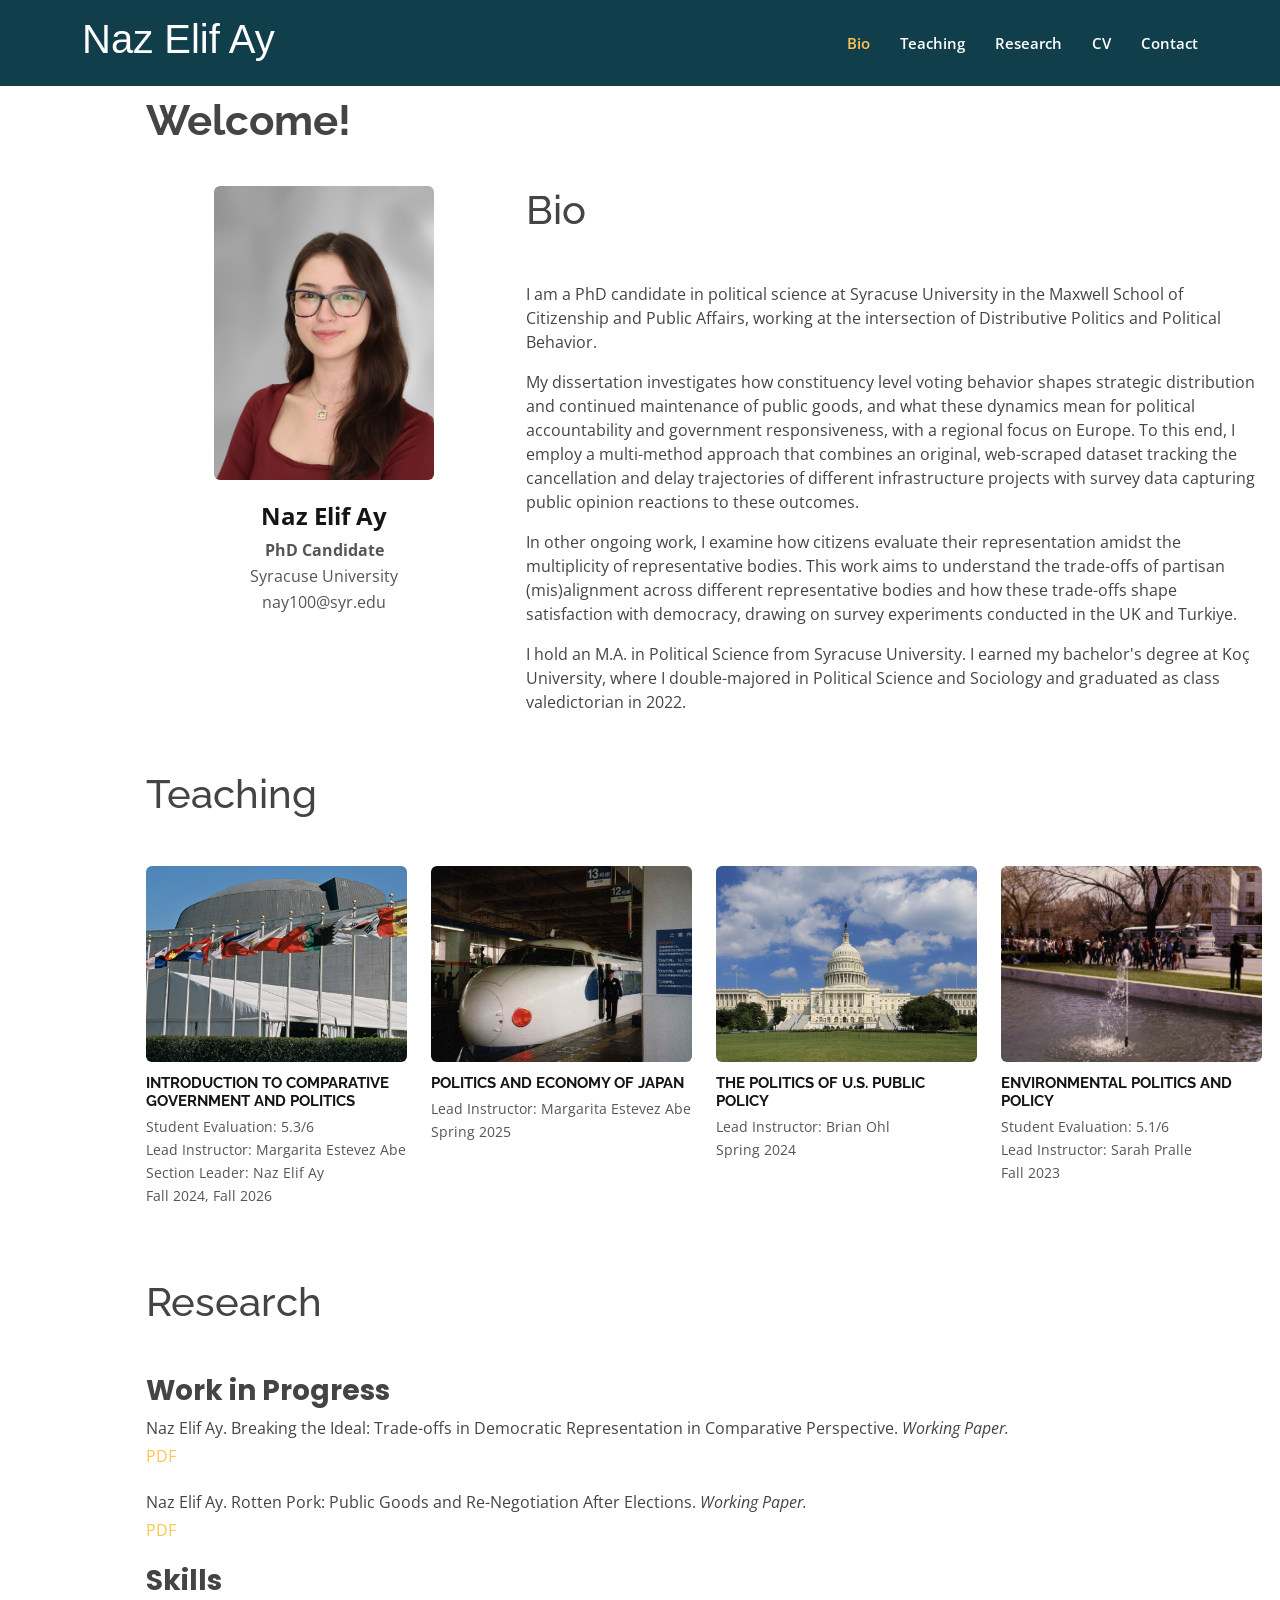
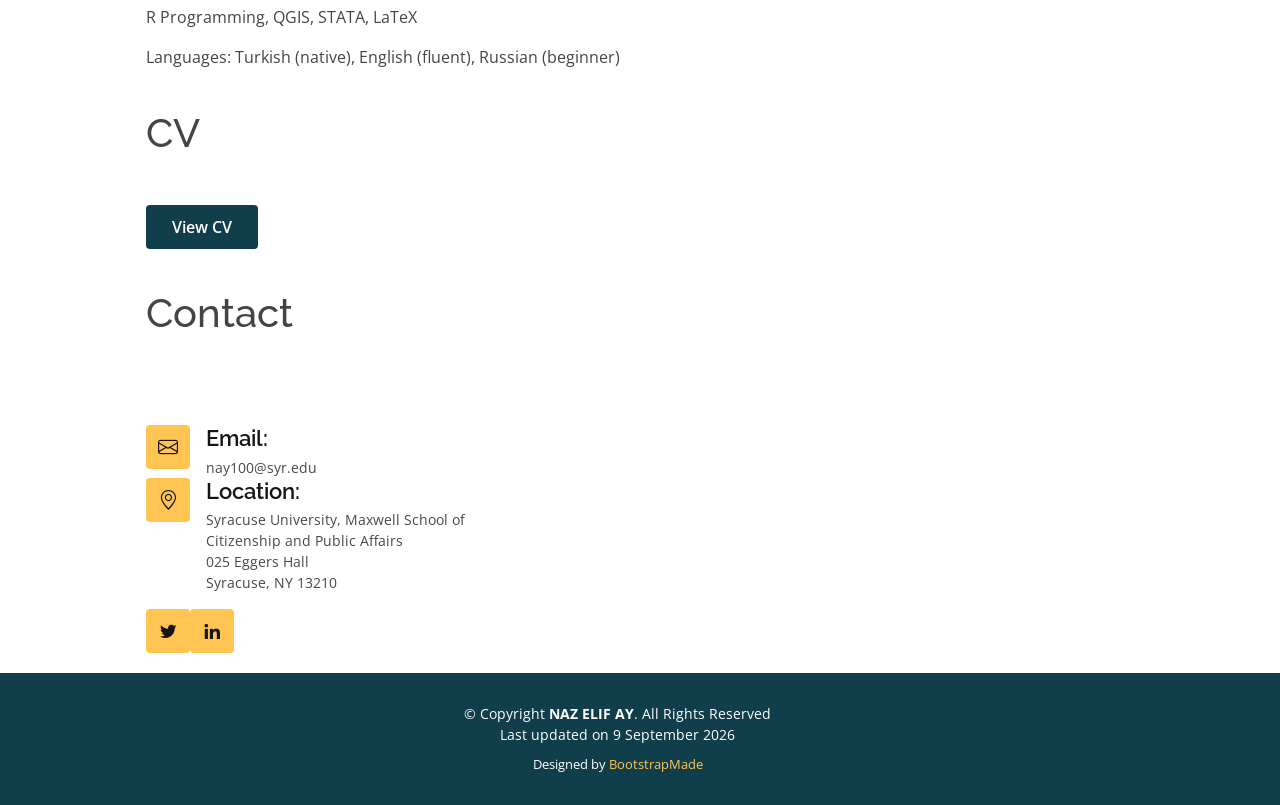
<file: index.html>
<!DOCTYPE html>
<html lang="en">

<head>
  <meta charset="utf-8">
  <meta content="width=device-width, initial-scale=1.0" name="viewport">
  <meta name="google-site-verification" content="glTNCRHMTgNQKijjyLNL0XHFrNvXiu8ZwxdyrNbTUps" />

  <title>Naz Elif Ay</title>
  <meta content="" name="description">
  <meta content="" name="keywords">

  <!-- Favicons -->
  <link href="assets/img/favicon.png" rel="icon">
  <link href="assets/img/apple-touch-icon.png" rel="apple-touch-icon">

  <!-- Google Fonts -->
  <link href="https://fonts.googleapis.com/css?family=Open+Sans:300,300i,400,400i,600,600i,700,700i|Raleway:300,300i,400,400i,500,500i,600,600i,700,700i|Poppins:300,300i,400,400i,500,500i,600,600i,700,700i" rel="stylesheet">

  <!-- Vendor CSS Files -->
  <link href="assets/vendor/aos/aos.css" rel="stylesheet">
  <link href="assets/vendor/bootstrap/css/bootstrap.min.css" rel="stylesheet">
  <link href="assets/vendor/bootstrap-icons/bootstrap-icons.css" rel="stylesheet">
  <link href="assets/vendor/boxicons/css/boxicons.min.css" rel="stylesheet">
  <link href="assets/vendor/glightbox/css/glightbox.min.css" rel="stylesheet">
  <link href="assets/vendor/remixicon/remixicon.css" rel="stylesheet">
  <link href="assets/vendor/swiper/swiper-bundle.min.css" rel="stylesheet">

  <!-- Template Main CSS File -->
  <link href="assets/css/style.css" rel="stylesheet">

  <!-- =======================================================
  * Template Name: Gp
  * Updated: May 30 2023 with Bootstrap v5.3.0
  * Template URL: https://bootstrapmade.com/gp-free-multipurpose-html-bootstrap-template/
  * Author: BootstrapMade.com
  * License: https://bootstrapmade.com/license/
  ======================================================== -->
</head>

<body>

  <!-- ======= Header ======= -->
  <header id="header" class="fixed-top " style="background-color:#103e4a">
    <div class="container d-flex align-items-center justify-content-lg-between">

      <h1 class="me-auto me-lg-0" style="font-family: 'Helvetica';"><a href="index.html" style="color:white">Naz Elif Ay</a></h1>
      <!-- Uncomment below if you prefer to use an image logo -->
      <!-- <a href="index.html" class="logo me-auto me-lg-0"><img src="assets/img/logo.png" alt="" class="img-fluid"></a>-->

      <nav id="navbar" class="navbar order-last order-lg-0">
        <ul>
          <li><a class="nav-link scrollto" href="#bio">Bio</a></li>
          <li><a class="nav-link scrollto" href="#teaching">Teaching</a></li>
          <li><a class="nav-link scrollto" href="#research">Research</a></li>
          <li><a class="nav-link scrollto" href="#cv">CV</a></li>
          <li><a class="nav-link scrollto" href="#contact">Contact</a></li>
        </ul>
        <i class="bi bi-list mobile-nav-toggle"></i>
      </nav><!-- .navbar -->


    </div>
  </header><!-- End Header -->

<br/><br/>

<br/><br/>

  <!-- ======= Welcome ======= -->
  <div class="container welcome-heading">
    <h1>Welcome!</h1>
  </div>

  <!-- ======= Bio Section ======= -->
  <section id="bio" class="aboutme">
    <div class="container">
      <div class="row">

        <div class="col-lg-4 bio-photo-col">
          <img src="assets/img/naz-bio.jpg" alt="Naz Elif Ay" class="bio-photo">
          <p class="bio-name">Naz Elif Ay</p>
          <p class="bio-title">PhD Candidate</p>
          <p class="bio-sub">Syracuse University</p>
          <p class="bio-sub">nay100@syr.edu</p>
        </div>

        <div class="col-lg-8">
          <div class="section-title">
            <h1>Bio</h1>
          </div>
          <div class="portfolio-description">
            <p>I am a PhD candidate in political science at Syracuse University in the Maxwell School of Citizenship and Public Affairs, working at the intersection of Distributive Politics and Political Behavior.</p>
            <p>My dissertation investigates how constituency level voting behavior shapes strategic distribution and continued maintenance of public goods, and what these dynamics mean for political accountability and government responsiveness, with a regional focus on Europe. To this end, I employ a multi-method approach that combines an original, web-scraped dataset tracking the cancellation and delay trajectories of different infrastructure projects with survey data capturing public opinion reactions to these outcomes.</p>
            <p>In other ongoing work, I examine how citizens evaluate their representation amidst the multiplicity of representative bodies. This work aims to understand the trade-offs of partisan (mis)alignment across different representative bodies and how these trade-offs shape satisfaction with democracy, drawing on survey experiments conducted in the UK and Turkiye.</p>
            <p>I hold an M.A. in Political Science from Syracuse University. I earned my bachelor's degree at Koç University, where I double-majored in Political Science and Sociology and graduated as class valedictorian in 2022.</p>
          </div>
        </div>
      </div>
    </div>
  </section><!-- End Bio Section -->



  <main id="main" style="
  align-items: center;
  justify-content: center">

    <!-- ======= Teaching Section ======= -->
    <section id="teaching" class="teaching">
      <div class="container" data-aos="fade-up">
        <div class="section-title">
          <h1>Teaching</h1>
        </div>

        <div class="row">

          <div class="col-lg-3 col-md-6 d-flex align-items-stretch">
            <a href="teaching/intro-comparative-government.html" class="course-card">
              <img src="assets/img/teaching/intro-comparative-government.jpg" alt="Introduction to Comparative Government and Politics" class="course-card-photo">
              <h3>Introduction to Comparative Government and Politics</h3>
              <p class="course-meta">Student Evaluation: 5.3/6</p>
              <p class="course-meta">Lead Instructor: Margarita Estevez Abe</p>
              <p class="course-meta">Section Leader: Naz Elif Ay</p>
              <p class="course-meta">Fall 2024, Fall 2026</p>
            </a>
          </div>

          <div class="col-lg-3 col-md-6 d-flex align-items-stretch">
            <a href="teaching/politics-economy-japan.html" class="course-card">
              <img src="assets/img/teaching/politics-economy-japan.jpg" alt="Politics and Economy of Japan" class="course-card-photo">
              <h3>Politics and Economy of Japan</h3>
              <p class="course-meta">Lead Instructor: Margarita Estevez Abe</p>
              <p class="course-meta">Spring 2025</p>
            </a>
          </div>

          <div class="col-lg-3 col-md-6 d-flex align-items-stretch">
            <a href="teaching/us-public-policy.html" class="course-card">
              <img src="assets/img/teaching/us-public-policy.jpg" alt="The Politics of U.S. Public Policy" class="course-card-photo">
              <h3>The Politics of U.S. Public Policy</h3>
              <p class="course-meta">Lead Instructor: Brian Ohl</p>
              <p class="course-meta">Spring 2024</p>
            </a>
          </div>

          <div class="col-lg-3 col-md-6 d-flex align-items-stretch">
            <a href="teaching/environmental-politics-policy.html" class="course-card">
              <img src="assets/img/teaching/environmental-politics-policy.jpg" alt="Environmental Politics and Policy" class="course-card-photo">
              <h3>Environmental Politics and Policy</h3>
              <p class="course-meta">Student Evaluation: 5.1/6</p>
              <p class="course-meta">Lead Instructor: Sarah Pralle</p>
              <p class="course-meta">Fall 2023</p>
            </a>
          </div>

        </div>

      </div>
    </section><!-- End Teaching Section -->


    <!-- ======= Research Section ======= -->
    <section id="research" class="about">
      <div class="container" data-aos="fade-up">
        <div class="section-title">
          <h1>Research</h1>
        </div>

        <div class="row">
          <div class="col-lg-12 content">

            <h3>Work in Progress</h3>

            <div class="research-item">
              <p>Naz Elif Ay. Breaking the Ideal: Trade-offs in Democratic Representation in Comparative Perspective. <em>Working Paper.</em></p>
              <a href="assets/docs/breaking-the-ideal.pdf" target="_blank">PDF</a>
            </div>

            <div class="research-item">
              <p>Naz Elif Ay. Rotten Pork: Public Goods and Re-Negotiation After Elections. <em>Working Paper.</em></p>
              <a href="assets/docs/rotten-pork.pdf" target="_blank">PDF</a>
            </div>

            <h3>Skills</h3>
            <p>R Programming, QGIS, STATA, LaTeX</p>
            <p>Languages: Turkish (native), English (fluent), Russian (beginner)</p>

          </div>
        </div>

      </div>
    </section><!-- End Research Section -->


    <!-- ======= CV Section ======= -->
    <section id="cv" class="cv">
      <div class="container" data-aos="fade-up">
        <div class="section-title">
          <h1>CV</h1>
        </div>
        <div class="row">
          <div class="col-lg-12">
            <a href="assets/docs/CV.pdf" target="_blank" class="cv-button">View CV</a>
          </div>
        </div>
      </div>
    </section><!-- End CV Section -->


    <!-- ======= Contact Section ======= -->
    <section id="contact" class="contact">
      <div class="container" data-aos="fade-up">

        <div class="section-title">
          <h1>Contact</h1>
        </div>


          <div class="col-lg-4">
            <div class="info">
 		<div class="email">
                <i class="bi bi-envelope"></i>
                <h4>Email:</h4>
                <p>nay100@syr.edu</p>
              </div>
              <div class="address">
                <i class="bi bi-geo-alt"></i>
                <h4>Location:</h4>
                <p>Syracuse University, Maxwell School of Citizenship and Public Affairs
		<br> 025 Eggers Hall
		<br> Syracuse, NY 13210</p>
              </div>


              <div class="social-links mt-3">
                <a href="https://twitter.com/nazelifa" target="_blank" class="twitter"><i class="bx bxl-twitter"></i></a>
                <a href="https://www.linkedin.com/in/nazelifay/" target="_blank" class="linkedin"><i class="bx bxl-linkedin"></i></a>
              </div>
            </div>

        </div>

      </div>
    </section><!-- End Contact Section -->

  </main><!-- End #main -->

  <!-- ======= Footer ======= -->
  <footer id="footer" style="background-color:#103e4a;margin-left:-15%;">

    <div class="container align-items-center justify-content-lg-between">
      <div class="copyright">
        &copy; Copyright <strong><span>NAZ ELIF AY</span></strong>. All Rights Reserved
	<br/>
	Last updated on 9 September 2026 </div>
      <div class="credits">
        <!-- All the links in the footer should remain intact. -->
        <!-- You can delete the links only if you purchased the pro version. -->
        <!-- Licensing information: https://bootstrapmade.com/license/ -->
        <!-- Purchase the pro version with working PHP/AJAX contact form: https://bootstrapmade.com/gp-free-multipurpose-html-bootstrap-template/ -->
        Designed by <a href="https://bootstrapmade.com/">BootstrapMade</a>
      </div>
    </div>
  </footer><!-- End Footer -->

  <div id="preloader"></div>
  <a href="#" class="back-to-top d-flex align-items-center justify-content-center"><i class="bi bi-arrow-up-short"></i></a>

  <!-- Vendor JS Files -->
  <script src="assets/vendor/purecounter/purecounter_vanilla.js"></script>
  <script src="assets/vendor/aos/aos.js"></script>
  <script src="assets/vendor/bootstrap/js/bootstrap.bundle.min.js"></script>
  <script src="assets/vendor/glightbox/js/glightbox.min.js"></script>
  <script src="assets/vendor/isotope-layout/isotope.pkgd.min.js"></script>
  <script src="assets/vendor/swiper/swiper-bundle.min.js"></script>
  <script src="assets/vendor/php-email-form/validate.js"></script>

  <!-- Template Main JS File -->
  <script src="assets/js/main.js"></script>

</body>

</html>
</file>
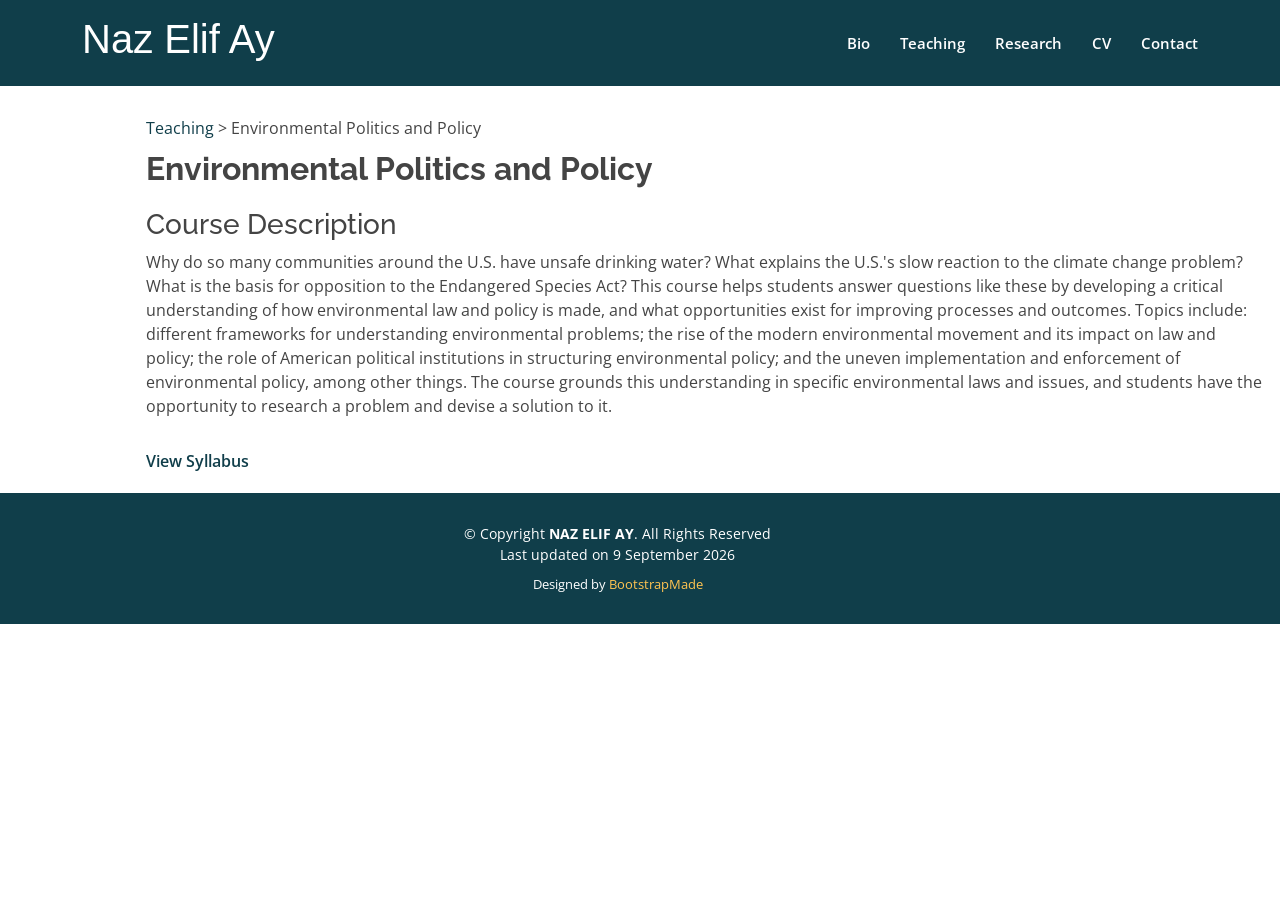
<file: teaching/environmental-politics-policy.html>
<!DOCTYPE html>
<html lang="en">

<head>
  <meta charset="utf-8">
  <meta content="width=device-width, initial-scale=1.0" name="viewport">

  <title>Environmental Politics and Policy | Naz Elif Ay</title>
  <meta content="" name="description">
  <meta content="" name="keywords">

  <!-- Favicons -->
  <link href="../assets/img/favicon.png" rel="icon">
  <link href="../assets/img/apple-touch-icon.png" rel="apple-touch-icon">

  <!-- Google Fonts -->
  <link href="https://fonts.googleapis.com/css?family=Open+Sans:300,300i,400,400i,600,600i,700,700i|Raleway:300,300i,400,400i,500,500i,600,600i,700,700i|Poppins:300,300i,400,400i,500,500i,600,600i,700,700i" rel="stylesheet">

  <!-- Vendor CSS Files -->
  <link href="../assets/vendor/aos/aos.css" rel="stylesheet">
  <link href="../assets/vendor/bootstrap/css/bootstrap.min.css" rel="stylesheet">
  <link href="../assets/vendor/bootstrap-icons/bootstrap-icons.css" rel="stylesheet">
  <link href="../assets/vendor/boxicons/css/boxicons.min.css" rel="stylesheet">
  <link href="../assets/vendor/glightbox/css/glightbox.min.css" rel="stylesheet">
  <link href="../assets/vendor/remixicon/remixicon.css" rel="stylesheet">
  <link href="../assets/vendor/swiper/swiper-bundle.min.css" rel="stylesheet">

  <!-- Template Main CSS File -->
  <link href="../assets/css/style.css" rel="stylesheet">
</head>

<body>

  <!-- ======= Header ======= -->
  <header id="header" class="fixed-top " style="background-color:#103e4a">
    <div class="container d-flex align-items-center justify-content-lg-between">

      <h1 class="me-auto me-lg-0" style="font-family: 'Helvetica';"><a href="../index.html" style="color:white">Naz Elif Ay</a></h1>

      <nav id="navbar" class="navbar order-last order-lg-0">
        <ul>
          <li><a class="nav-link" href="../index.html#bio">Bio</a></li>
          <li><a class="nav-link" href="../index.html#teaching">Teaching</a></li>
          <li><a class="nav-link" href="../index.html#research">Research</a></li>
          <li><a class="nav-link" href="../index.html#cv">CV</a></li>
          <li><a class="nav-link" href="../index.html#contact">Contact</a></li>
        </ul>
        <i class="bi bi-list mobile-nav-toggle"></i>
      </nav><!-- .navbar -->

    </div>
  </header><!-- End Header -->

<br/><br/>

<br/><br/>

  <main id="main">
    <section class="course-detail">
      <div class="container">

        <p class="teaching-breadcrumb"><a href="../index.html#teaching">Teaching</a> &gt; Environmental Politics and Policy</p>

        <h1>Environmental Politics and Policy</h1>

        <h3>Course Description</h3>
        <p>Why do so many communities around the U.S. have unsafe drinking water? What explains the U.S.'s slow reaction to the climate change problem? What is the basis for opposition to the Endangered Species Act? This course helps students answer questions like these by developing a critical understanding of how environmental law and policy is made, and what opportunities exist for improving processes and outcomes. Topics include: different frameworks for understanding environmental problems; the rise of the modern environmental movement and its impact on law and policy; the role of American political institutions in structuring environmental policy; and the uneven implementation and enforcement of environmental policy, among other things. The course grounds this understanding in specific environmental laws and issues, and students have the opportunity to research a problem and devise a solution to it.</p>

        <a href="../assets/docs/environmental-politics-policy-syllabus.pdf" target="_blank" class="course-syllabus-link">View Syllabus</a>

      </div>
    </section>
  </main><!-- End #main -->

  <!-- ======= Footer ======= -->
  <footer id="footer" style="background-color:#103e4a;margin-left:-15%;">

    <div class="container align-items-center justify-content-lg-between">
      <div class="copyright">
        &copy; Copyright <strong><span>NAZ ELIF AY</span></strong>. All Rights Reserved
	<br/>
	Last updated on 9 September 2026 </div>
      <div class="credits">
        Designed by <a href="https://bootstrapmade.com/">BootstrapMade</a>
      </div>
    </div>
  </footer><!-- End Footer -->

  <div id="preloader"></div>
  <a href="#" class="back-to-top d-flex align-items-center justify-content-center"><i class="bi bi-arrow-up-short"></i></a>

  <!-- Vendor JS Files -->
  <script src="../assets/vendor/purecounter/purecounter_vanilla.js"></script>
  <script src="../assets/vendor/aos/aos.js"></script>
  <script src="../assets/vendor/bootstrap/js/bootstrap.bundle.min.js"></script>
  <script src="../assets/vendor/glightbox/js/glightbox.min.js"></script>
  <script src="../assets/vendor/isotope-layout/isotope.pkgd.min.js"></script>
  <script src="../assets/vendor/swiper/swiper-bundle.min.js"></script>
  <script src="../assets/vendor/php-email-form/validate.js"></script>

  <!-- Template Main JS File -->
  <script src="../assets/js/main.js"></script>

</body>

</html>
</file>
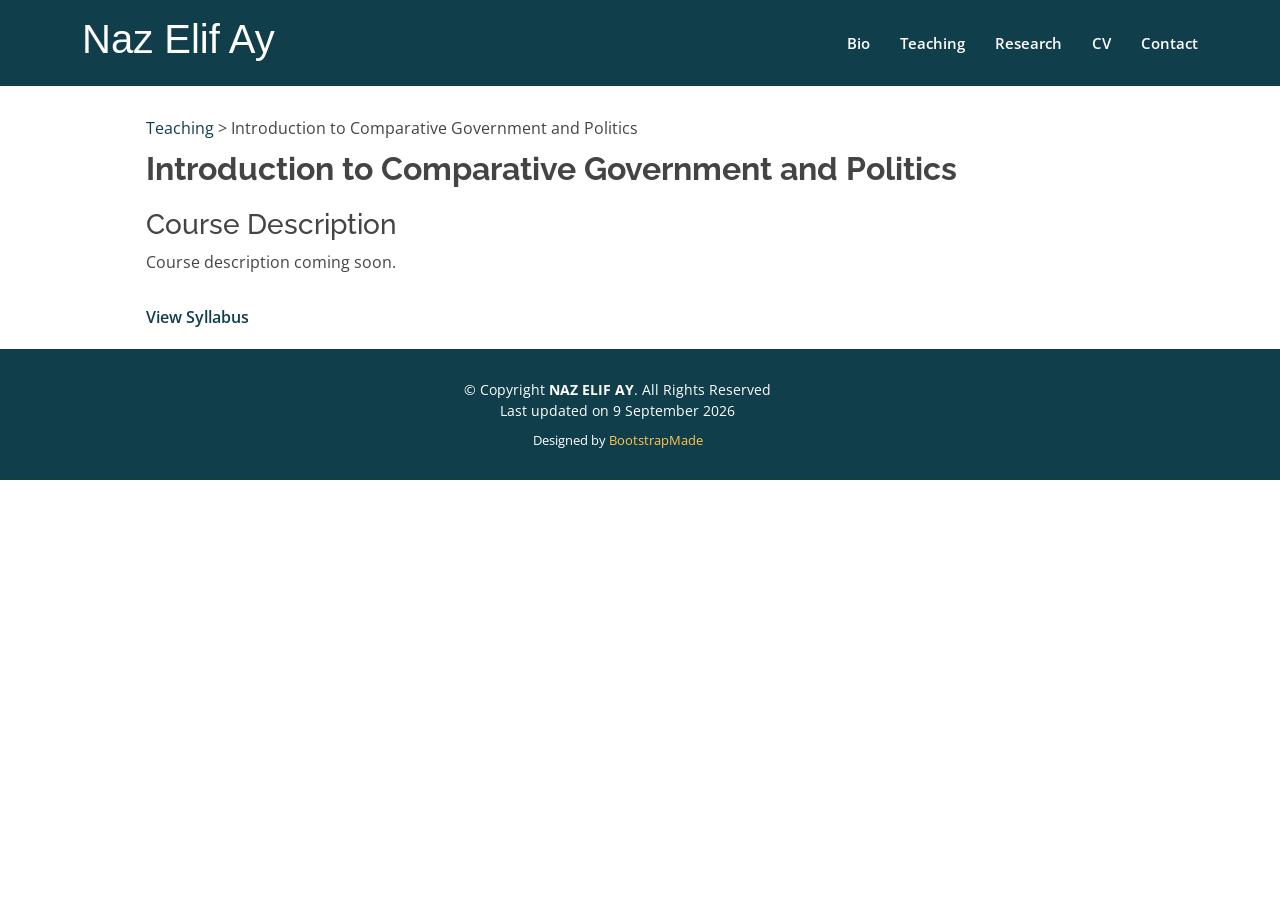
<file: teaching/intro-comparative-government.html>
<!DOCTYPE html>
<html lang="en">

<head>
  <meta charset="utf-8">
  <meta content="width=device-width, initial-scale=1.0" name="viewport">

  <title>Introduction to Comparative Government and Politics | Naz Elif Ay</title>
  <meta content="" name="description">
  <meta content="" name="keywords">

  <!-- Favicons -->
  <link href="../assets/img/favicon.png" rel="icon">
  <link href="../assets/img/apple-touch-icon.png" rel="apple-touch-icon">

  <!-- Google Fonts -->
  <link href="https://fonts.googleapis.com/css?family=Open+Sans:300,300i,400,400i,600,600i,700,700i|Raleway:300,300i,400,400i,500,500i,600,600i,700,700i|Poppins:300,300i,400,400i,500,500i,600,600i,700,700i" rel="stylesheet">

  <!-- Vendor CSS Files -->
  <link href="../assets/vendor/aos/aos.css" rel="stylesheet">
  <link href="../assets/vendor/bootstrap/css/bootstrap.min.css" rel="stylesheet">
  <link href="../assets/vendor/bootstrap-icons/bootstrap-icons.css" rel="stylesheet">
  <link href="../assets/vendor/boxicons/css/boxicons.min.css" rel="stylesheet">
  <link href="../assets/vendor/glightbox/css/glightbox.min.css" rel="stylesheet">
  <link href="../assets/vendor/remixicon/remixicon.css" rel="stylesheet">
  <link href="../assets/vendor/swiper/swiper-bundle.min.css" rel="stylesheet">

  <!-- Template Main CSS File -->
  <link href="../assets/css/style.css" rel="stylesheet">
</head>

<body>

  <!-- ======= Header ======= -->
  <header id="header" class="fixed-top " style="background-color:#103e4a">
    <div class="container d-flex align-items-center justify-content-lg-between">

      <h1 class="me-auto me-lg-0" style="font-family: 'Helvetica';"><a href="../index.html" style="color:white">Naz Elif Ay</a></h1>

      <nav id="navbar" class="navbar order-last order-lg-0">
        <ul>
          <li><a class="nav-link" href="../index.html#bio">Bio</a></li>
          <li><a class="nav-link" href="../index.html#teaching">Teaching</a></li>
          <li><a class="nav-link" href="../index.html#research">Research</a></li>
          <li><a class="nav-link" href="../index.html#cv">CV</a></li>
          <li><a class="nav-link" href="../index.html#contact">Contact</a></li>
        </ul>
        <i class="bi bi-list mobile-nav-toggle"></i>
      </nav><!-- .navbar -->

    </div>
  </header><!-- End Header -->

<br/><br/>

<br/><br/>

  <main id="main">
    <section class="course-detail">
      <div class="container">

        <p class="teaching-breadcrumb"><a href="../index.html#teaching">Teaching</a> &gt; Introduction to Comparative Government and Politics</p>

        <h1>Introduction to Comparative Government and Politics</h1>

        <h3>Course Description</h3>
        <p>Course description coming soon.</p>

        <a href="../assets/docs/intro-comparative-government-syllabus.pdf" target="_blank" class="course-syllabus-link">View Syllabus</a>

      </div>
    </section>
  </main><!-- End #main -->

  <!-- ======= Footer ======= -->
  <footer id="footer" style="background-color:#103e4a;margin-left:-15%;">

    <div class="container align-items-center justify-content-lg-between">
      <div class="copyright">
        &copy; Copyright <strong><span>NAZ ELIF AY</span></strong>. All Rights Reserved
	<br/>
	Last updated on 9 September 2026 </div>
      <div class="credits">
        Designed by <a href="https://bootstrapmade.com/">BootstrapMade</a>
      </div>
    </div>
  </footer><!-- End Footer -->

  <div id="preloader"></div>
  <a href="#" class="back-to-top d-flex align-items-center justify-content-center"><i class="bi bi-arrow-up-short"></i></a>

  <!-- Vendor JS Files -->
  <script src="../assets/vendor/purecounter/purecounter_vanilla.js"></script>
  <script src="../assets/vendor/aos/aos.js"></script>
  <script src="../assets/vendor/bootstrap/js/bootstrap.bundle.min.js"></script>
  <script src="../assets/vendor/glightbox/js/glightbox.min.js"></script>
  <script src="../assets/vendor/isotope-layout/isotope.pkgd.min.js"></script>
  <script src="../assets/vendor/swiper/swiper-bundle.min.js"></script>
  <script src="../assets/vendor/php-email-form/validate.js"></script>

  <!-- Template Main JS File -->
  <script src="../assets/js/main.js"></script>

</body>

</html>
</file>
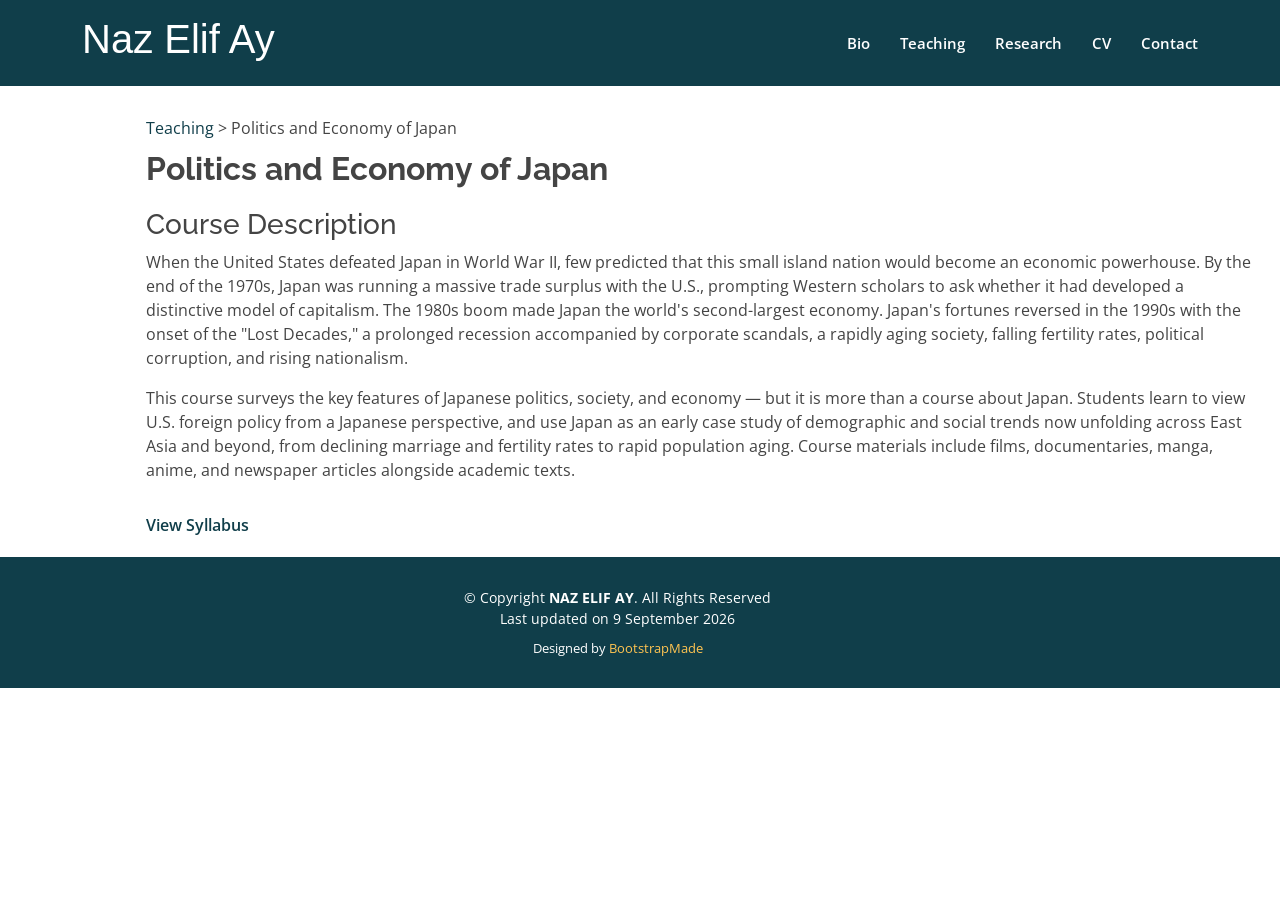
<file: teaching/politics-economy-japan.html>
<!DOCTYPE html>
<html lang="en">

<head>
  <meta charset="utf-8">
  <meta content="width=device-width, initial-scale=1.0" name="viewport">

  <title>Politics and Economy of Japan | Naz Elif Ay</title>
  <meta content="" name="description">
  <meta content="" name="keywords">

  <!-- Favicons -->
  <link href="../assets/img/favicon.png" rel="icon">
  <link href="../assets/img/apple-touch-icon.png" rel="apple-touch-icon">

  <!-- Google Fonts -->
  <link href="https://fonts.googleapis.com/css?family=Open+Sans:300,300i,400,400i,600,600i,700,700i|Raleway:300,300i,400,400i,500,500i,600,600i,700,700i|Poppins:300,300i,400,400i,500,500i,600,600i,700,700i" rel="stylesheet">

  <!-- Vendor CSS Files -->
  <link href="../assets/vendor/aos/aos.css" rel="stylesheet">
  <link href="../assets/vendor/bootstrap/css/bootstrap.min.css" rel="stylesheet">
  <link href="../assets/vendor/bootstrap-icons/bootstrap-icons.css" rel="stylesheet">
  <link href="../assets/vendor/boxicons/css/boxicons.min.css" rel="stylesheet">
  <link href="../assets/vendor/glightbox/css/glightbox.min.css" rel="stylesheet">
  <link href="../assets/vendor/remixicon/remixicon.css" rel="stylesheet">
  <link href="../assets/vendor/swiper/swiper-bundle.min.css" rel="stylesheet">

  <!-- Template Main CSS File -->
  <link href="../assets/css/style.css" rel="stylesheet">
</head>

<body>

  <!-- ======= Header ======= -->
  <header id="header" class="fixed-top " style="background-color:#103e4a">
    <div class="container d-flex align-items-center justify-content-lg-between">

      <h1 class="me-auto me-lg-0" style="font-family: 'Helvetica';"><a href="../index.html" style="color:white">Naz Elif Ay</a></h1>

      <nav id="navbar" class="navbar order-last order-lg-0">
        <ul>
          <li><a class="nav-link" href="../index.html#bio">Bio</a></li>
          <li><a class="nav-link" href="../index.html#teaching">Teaching</a></li>
          <li><a class="nav-link" href="../index.html#research">Research</a></li>
          <li><a class="nav-link" href="../index.html#cv">CV</a></li>
          <li><a class="nav-link" href="../index.html#contact">Contact</a></li>
        </ul>
        <i class="bi bi-list mobile-nav-toggle"></i>
      </nav><!-- .navbar -->

    </div>
  </header><!-- End Header -->

<br/><br/>

<br/><br/>

  <main id="main">
    <section class="course-detail">
      <div class="container">

        <p class="teaching-breadcrumb"><a href="../index.html#teaching">Teaching</a> &gt; Politics and Economy of Japan</p>

        <h1>Politics and Economy of Japan</h1>

        <h3>Course Description</h3>
        <p>When the United States defeated Japan in World War II, few predicted that this small island nation would become an economic powerhouse. By the end of the 1970s, Japan was running a massive trade surplus with the U.S., prompting Western scholars to ask whether it had developed a distinctive model of capitalism. The 1980s boom made Japan the world's second-largest economy. Japan's fortunes reversed in the 1990s with the onset of the "Lost Decades," a prolonged recession accompanied by corporate scandals, a rapidly aging society, falling fertility rates, political corruption, and rising nationalism.</p>
        <p>This course surveys the key features of Japanese politics, society, and economy — but it is more than a course about Japan. Students learn to view U.S. foreign policy from a Japanese perspective, and use Japan as an early case study of demographic and social trends now unfolding across East Asia and beyond, from declining marriage and fertility rates to rapid population aging. Course materials include films, documentaries, manga, anime, and newspaper articles alongside academic texts.</p>

        <a href="../assets/docs/politics-economy-japan-syllabus.pdf" target="_blank" class="course-syllabus-link">View Syllabus</a>

      </div>
    </section>
  </main><!-- End #main -->

  <!-- ======= Footer ======= -->
  <footer id="footer" style="background-color:#103e4a;margin-left:-15%;">

    <div class="container align-items-center justify-content-lg-between">
      <div class="copyright">
        &copy; Copyright <strong><span>NAZ ELIF AY</span></strong>. All Rights Reserved
	<br/>
	Last updated on 9 September 2026 </div>
      <div class="credits">
        Designed by <a href="https://bootstrapmade.com/">BootstrapMade</a>
      </div>
    </div>
  </footer><!-- End Footer -->

  <div id="preloader"></div>
  <a href="#" class="back-to-top d-flex align-items-center justify-content-center"><i class="bi bi-arrow-up-short"></i></a>

  <!-- Vendor JS Files -->
  <script src="../assets/vendor/purecounter/purecounter_vanilla.js"></script>
  <script src="../assets/vendor/aos/aos.js"></script>
  <script src="../assets/vendor/bootstrap/js/bootstrap.bundle.min.js"></script>
  <script src="../assets/vendor/glightbox/js/glightbox.min.js"></script>
  <script src="../assets/vendor/isotope-layout/isotope.pkgd.min.js"></script>
  <script src="../assets/vendor/swiper/swiper-bundle.min.js"></script>
  <script src="../assets/vendor/php-email-form/validate.js"></script>

  <!-- Template Main JS File -->
  <script src="../assets/js/main.js"></script>

</body>

</html>
</file>
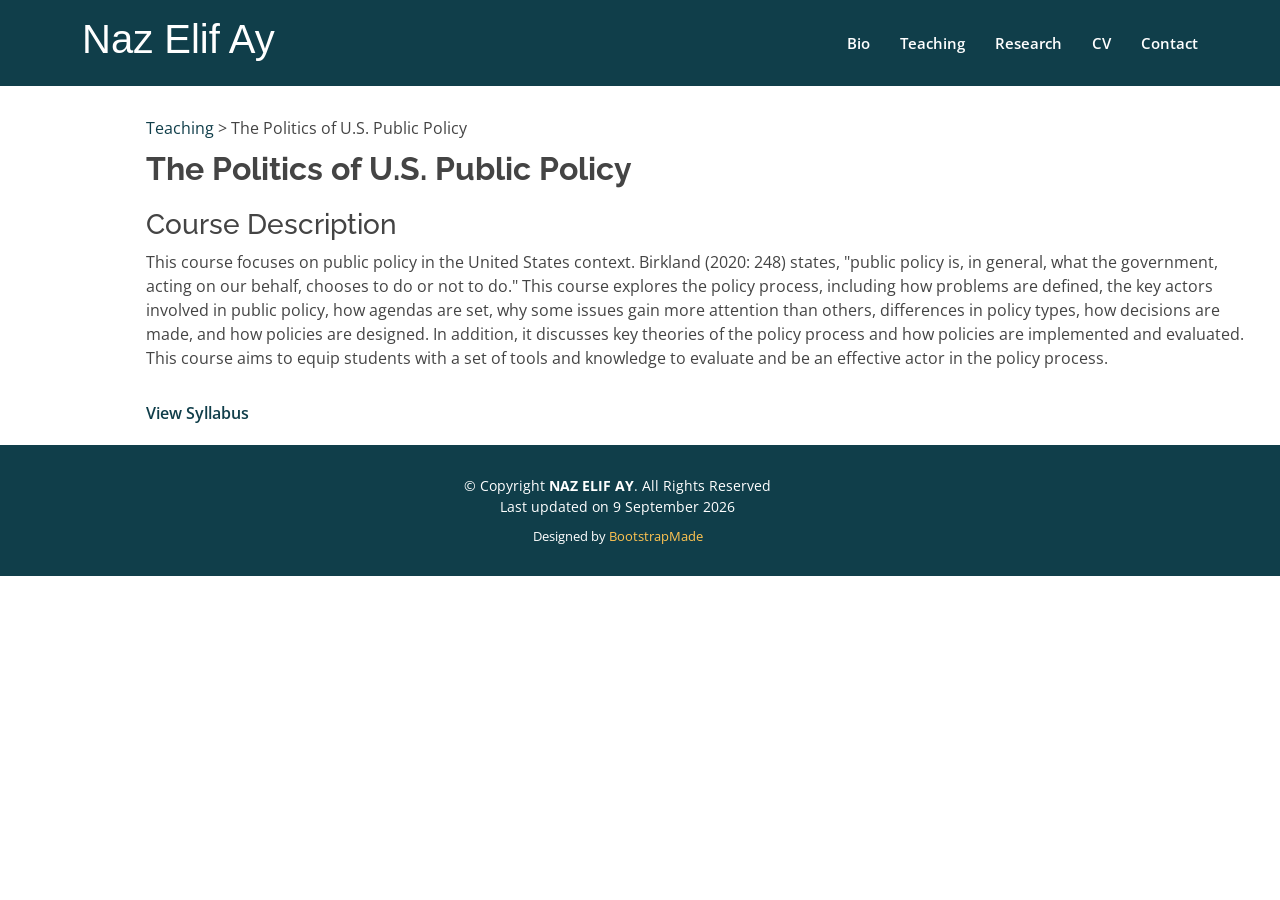
<file: teaching/us-public-policy.html>
<!DOCTYPE html>
<html lang="en">

<head>
  <meta charset="utf-8">
  <meta content="width=device-width, initial-scale=1.0" name="viewport">

  <title>The Politics of U.S. Public Policy | Naz Elif Ay</title>
  <meta content="" name="description">
  <meta content="" name="keywords">

  <!-- Favicons -->
  <link href="../assets/img/favicon.png" rel="icon">
  <link href="../assets/img/apple-touch-icon.png" rel="apple-touch-icon">

  <!-- Google Fonts -->
  <link href="https://fonts.googleapis.com/css?family=Open+Sans:300,300i,400,400i,600,600i,700,700i|Raleway:300,300i,400,400i,500,500i,600,600i,700,700i|Poppins:300,300i,400,400i,500,500i,600,600i,700,700i" rel="stylesheet">

  <!-- Vendor CSS Files -->
  <link href="../assets/vendor/aos/aos.css" rel="stylesheet">
  <link href="../assets/vendor/bootstrap/css/bootstrap.min.css" rel="stylesheet">
  <link href="../assets/vendor/bootstrap-icons/bootstrap-icons.css" rel="stylesheet">
  <link href="../assets/vendor/boxicons/css/boxicons.min.css" rel="stylesheet">
  <link href="../assets/vendor/glightbox/css/glightbox.min.css" rel="stylesheet">
  <link href="../assets/vendor/remixicon/remixicon.css" rel="stylesheet">
  <link href="../assets/vendor/swiper/swiper-bundle.min.css" rel="stylesheet">

  <!-- Template Main CSS File -->
  <link href="../assets/css/style.css" rel="stylesheet">
</head>

<body>

  <!-- ======= Header ======= -->
  <header id="header" class="fixed-top " style="background-color:#103e4a">
    <div class="container d-flex align-items-center justify-content-lg-between">

      <h1 class="me-auto me-lg-0" style="font-family: 'Helvetica';"><a href="../index.html" style="color:white">Naz Elif Ay</a></h1>

      <nav id="navbar" class="navbar order-last order-lg-0">
        <ul>
          <li><a class="nav-link" href="../index.html#bio">Bio</a></li>
          <li><a class="nav-link" href="../index.html#teaching">Teaching</a></li>
          <li><a class="nav-link" href="../index.html#research">Research</a></li>
          <li><a class="nav-link" href="../index.html#cv">CV</a></li>
          <li><a class="nav-link" href="../index.html#contact">Contact</a></li>
        </ul>
        <i class="bi bi-list mobile-nav-toggle"></i>
      </nav><!-- .navbar -->

    </div>
  </header><!-- End Header -->

<br/><br/>

<br/><br/>

  <main id="main">
    <section class="course-detail">
      <div class="container">

        <p class="teaching-breadcrumb"><a href="../index.html#teaching">Teaching</a> &gt; The Politics of U.S. Public Policy</p>

        <h1>The Politics of U.S. Public Policy</h1>

        <h3>Course Description</h3>
        <p>This course focuses on public policy in the United States context. Birkland (2020: 248) states, "public policy is, in general, what the government, acting on our behalf, chooses to do or not to do." This course explores the policy process, including how problems are defined, the key actors involved in public policy, how agendas are set, why some issues gain more attention than others, differences in policy types, how decisions are made, and how policies are designed. In addition, it discusses key theories of the policy process and how policies are implemented and evaluated. This course aims to equip students with a set of tools and knowledge to evaluate and be an effective actor in the policy process.</p>

        <a href="../assets/docs/us-public-policy-syllabus.pdf" target="_blank" class="course-syllabus-link">View Syllabus</a>

      </div>
    </section>
  </main><!-- End #main -->

  <!-- ======= Footer ======= -->
  <footer id="footer" style="background-color:#103e4a;margin-left:-15%;">

    <div class="container align-items-center justify-content-lg-between">
      <div class="copyright">
        &copy; Copyright <strong><span>NAZ ELIF AY</span></strong>. All Rights Reserved
	<br/>
	Last updated on 9 September 2026 </div>
      <div class="credits">
        Designed by <a href="https://bootstrapmade.com/">BootstrapMade</a>
      </div>
    </div>
  </footer><!-- End Footer -->

  <div id="preloader"></div>
  <a href="#" class="back-to-top d-flex align-items-center justify-content-center"><i class="bi bi-arrow-up-short"></i></a>

  <!-- Vendor JS Files -->
  <script src="../assets/vendor/purecounter/purecounter_vanilla.js"></script>
  <script src="../assets/vendor/aos/aos.js"></script>
  <script src="../assets/vendor/bootstrap/js/bootstrap.bundle.min.js"></script>
  <script src="../assets/vendor/glightbox/js/glightbox.min.js"></script>
  <script src="../assets/vendor/isotope-layout/isotope.pkgd.min.js"></script>
  <script src="../assets/vendor/swiper/swiper-bundle.min.js"></script>
  <script src="../assets/vendor/php-email-form/validate.js"></script>

  <!-- Template Main JS File -->
  <script src="../assets/js/main.js"></script>

</body>

</html>
</file>
<file: assets/css/style.css>
/**
* Template Name: Gp
* Updated: May 30 2023 with Bootstrap v5.3.0
* Template URL: https://bootstrapmade.com/gp-free-multipurpose-html-bootstrap-template/
* Author: BootstrapMade.com
* License: https://bootstrapmade.com/license/
*/

/*--------------------------------------------------------------
# General
--------------------------------------------------------------*/
body {
  font-family: "Open Sans", sans-serif;
  color: #444444;
   margin-left: 10%;  
}

a {
  color: #ffc451;
  text-decoration: none;
}

a:hover {
  color: #ffd584;
  text-decoration: none;
}

h1,
h2,
h3,
h4,
h5,
h6 {
  font-family: "Raleway", sans-serif;
}

/*--------------------------------------------------------------
# Back to top button
--------------------------------------------------------------*/
.back-to-top {
  position: fixed;
  visibility: hidden;
  opacity: 0;
  right: 15px;
  bottom: 15px;
  z-index: 996;
  background: #ffc451;
  width: 40px;
  height: 40px;
  border-radius: 4px;
  transition: all 0.4s;
}

.back-to-top i {
  font-size: 28px;
  color: #151515;
  line-height: 0;
}

.back-to-top:hover {
  background: #151515;
}

.back-to-top:hover i {
  color: #ffc451;
}

.back-to-top.active {
  visibility: visible;
  opacity: 1;
}

/*--------------------------------------------------------------
# Preloader
--------------------------------------------------------------*/
#preloader {
  position: fixed;
  top: 0;
  left: 0;
  right: 0;
  bottom: 0;
  z-index: 9999;
  overflow: hidden;
  background: #151515;
}

#preloader:before {
  content: "";
  position: fixed;
  top: calc(50% - 0px);
  left: calc(50% - 30px);
  border: 6px solid #ffc451;
  border-top-color: #151515;
  border-bottom-color: #151515;
  border-radius: 50%;
  width: 60px;
  height: 60px;
  animation: animate-preloader 1s linear infinite;
}

@keyframes animate-preloader {
  0% {
    transform: rotate(0deg);
  }

  100% {
    transform: rotate(360deg);
  }
}

/*--------------------------------------------------------------
# Disable aos animation delay on mobile devices
--------------------------------------------------------------*/
@media screen and (max-width: 768px) {
  [data-aos-delay] {
    transition-delay: 0 !important;
  }
}

/*--------------------------------------------------------------
# Header
--------------------------------------------------------------*/
#header {
  transition: all 0.5s;
  z-index: 997;
  padding: 15px 0;
}

#header.header-scrolled,
#header.header-inner-pages {
  background: rgba(0, 0, 0, 0.8);
}

#header .logo {
  font-size: 32px;
  margin: 0;
  padding: 0;
  line-height: 1;
  font-weight: 700;
  letter-spacing: 2px;
  text-transform: uppercase;
}

#header .logo a {
  color: #fff;
}

#header .logo a span {
  color: #ffc451;
}

#header .logo img {
  max-height: 40px;
}

/*--------------------------------------------------------------
#  Get Startet Button
--------------------------------------------------------------*/
.get-started-btn {
  color: #fff;
  border-radius: 4px;
  padding: 7px 25px 8px 25px;
  white-space: nowrap;
  transition: 0.3s;
  font-size: 14px;
  display: inline-block;
  border: 2px solid #ffc451;
}

.get-started-btn:hover {
  background: #ffbb38;
  color: #343a40;
}

@media (max-width: 992px) {
  .get-started-btn {
    padding: 7px 20px 8px 20px;
    margin-right: 15px;
  }
}

/*--------------------------------------------------------------
# Navigation Menu
--------------------------------------------------------------*/
/**
* Desktop Navigation 
*/
.navbar {
  padding: 0;
}

.navbar ul {
  margin: 0;
  padding: 0;
  display: flex;
  list-style: none;
  align-items: center;
}

.navbar li {
  position: relative;
}

.navbar a,
.navbar a:focus {
  display: flex;
  align-items: center;
  justify-content: space-between;
  padding: 10px 0 10px 30px;
  font-size: 15px;
  font-weight: 600;
  color: #fff;
  white-space: nowrap;
  transition: 0.3s;
}

.navbar a i,
.navbar a:focus i {
  font-size: 12px;
  line-height: 0;
  margin-left: 5px;
}

.navbar a:hover,
.navbar .active,
.navbar .active:focus,
.navbar li:hover>a {
  color: #ffc451;
}

.navbar .dropdown ul {
  display: block;
  position: absolute;
  left: 14px;
  top: calc(100% + 30px);
  margin: 0;
  padding: 10px 0;
  z-index: 99;
  opacity: 0;
  visibility: hidden;
  background: #fff;
  box-shadow: 0px 0px 30px rgba(127, 137, 161, 0.25);
  transition: 0.3s;
}

.navbar .dropdown ul li {
  min-width: 200px;
}

.navbar .dropdown ul a {
  padding: 10px 20px;
  font-size: 14px;
  text-transform: none;
  color: #151515;
  font-weight: 400;
}

.navbar .dropdown ul a i {
  font-size: 12px;
}

.navbar .dropdown ul a:hover,
.navbar .dropdown ul .active:hover,
.navbar .dropdown ul li:hover>a {
  background-color: #ffc451;
}

.navbar .dropdown:hover>ul {
  opacity: 1;
  top: 100%;
  visibility: visible;
}

.navbar .dropdown .dropdown ul {
  top: 0;
  left: calc(100% - 30px);
  visibility: hidden;
}

.navbar .dropdown .dropdown:hover>ul {
  opacity: 1;
  top: 0;
  left: 100%;
  visibility: visible;
}

@media (max-width: 1366px) {
  .navbar .dropdown .dropdown ul {
    left: -90%;
  }

  .navbar .dropdown .dropdown:hover>ul {
    left: -100%;
  }
}

/**
* Mobile Navigation 
*/
.mobile-nav-toggle {
  color: #fff;
  font-size: 28px;
  cursor: pointer;
  display: none;
  line-height: 0;
  transition: 0.5s;
}

@media (max-width: 991px) {
  .mobile-nav-toggle {
    display: block;
  }

  .navbar ul {
    display: none;
  }
}

.navbar-mobile {
  position: fixed;
  overflow: hidden;
  top: 0;
  right: 0;
  left: 0;
  bottom: 0;
  background: rgba(0, 0, 0, 0.9);
  transition: 0.3s;
  z-index: 999;
}

.navbar-mobile .mobile-nav-toggle {
  position: absolute;
  top: 15px;
  right: 15px;
}

.navbar-mobile ul {
  display: block;
  position: absolute;
  top: 55px;
  right: 15px;
  bottom: 15px;
  left: 15px;
  padding: 10px 0;
  background-color: #fff;
  overflow-y: auto;
  transition: 0.3s;
}

.navbar-mobile a,
.navbar-mobile a:focus {
  padding: 10px 20px;
  font-size: 15px;
  color: #151515;
}

.navbar-mobile a:hover,
.navbar-mobile .active,
.navbar-mobile li:hover>a {
  color: #151515;
  background-color: #ffc451;
}

.navbar-mobile .getstarted,
.navbar-mobile .getstarted:focus {
  margin: 15px;
}

.navbar-mobile .dropdown ul {
  position: static;
  display: none;
  margin: 10px 20px;
  padding: 10px 0;
  z-index: 99;
  opacity: 1;
  visibility: visible;
  background: #fff;
  box-shadow: 0px 0px 30px rgba(127, 137, 161, 0.25);
}

.navbar-mobile .dropdown ul li {
  min-width: 200px;
}

.navbar-mobile .dropdown ul a {
  padding: 10px 20px;
  color: #151515;
}

.navbar-mobile .dropdown ul a i {
  font-size: 12px;
}

.navbar-mobile .dropdown ul a:hover,
.navbar-mobile .dropdown ul .active:hover,
.navbar-mobile .dropdown ul li:hover>a {
  background-color: #ffc451;
}

.navbar-mobile .dropdown>.dropdown-active {
  display: block;
}

/*--------------------------------------------------------------
# Hero Section
--------------------------------------------------------------*/
#hero {
  width: 100%;
  height: 100vh;
  background: url("../img/hero-bg.jpg") top center;
  background-size: cover;
  position: relative;
}

#hero:before {
  content: "";
  background: rgba(0, 0, 0, 0.6);
  position: absolute;
  bottom: 0;
  top: 0;
  left: 0;
  right: 0;
}

#hero .container {
  position: relative;
  padding-top: 74px;
  text-align: center;
}

#hero h1 {
  margin: 0;
  font-size: 56px;
  font-weight: 700;
  line-height: 64px;
  color: #fff;
  font-family: "Poppins", sans-serif;
}

#hero h1 span {
  color: #ffc451;
}

#hero h2 {
  color: rgba(255, 255, 255, 0.9);
  margin: 10px 0 0 0;
  font-size: 24px;
}

#hero .icon-box {
  padding: 30px 20px;
  transition: ease-in-out 0.3s;
  border: 1px solid rgba(255, 255, 255, 0.3);
  height: 100%;
  text-align: center;
}

#hero .icon-box i {
  font-size: 32px;
  line-height: 1;
  color: #ffc451;
}

#hero .icon-box h3 {
  font-weight: 700;
  margin: 10px 0 0 0;
  padding: 0;
  line-height: 1;
  font-size: 20px;
  line-height: 26px;
}

#hero .icon-box h3 a {
  color: #fff;
  transition: ease-in-out 0.3s;
}

#hero .icon-box h3 a:hover {
  color: #ffc451;
}

#hero .icon-box:hover {
  border-color: #ffc451;
}

@media (min-width: 1024px) {
  #hero {
    background-attachment: fixed;
  }
}

@media (max-width: 768px) {
  #hero {
    height: auto;
  }

  #hero h1 {
    font-size: 28px;
    line-height: 36px;
  }

  #hero h2 {
    font-size: 20px;
    line-height: 24px;
  }
}

/*--------------------------------------------------------------
# Sections General
--------------------------------------------------------------*/
section {
  padding: 20px 0;
  overflow: hidden;
}

.section-title {
  padding-bottom: 40px;
}

.section-title h2 {
  font-size: 14px;
  font-weight: 500;
  padding: 0;
  line-height: 1px;
  margin: 0 0 5px 0;
  letter-spacing: 2px;
  text-transform: uppercase;
  color: #aaaaaa;
  font-family: "Poppins", sans-serif;
}

.section-title h2::after {
  content: "";
  width: 120px;
  height: 1px;
  display: inline-block;
  background: #ffde9e;
  margin: 4px 10px;
}

.section-title p {
  margin: 0;
  margin: 0;
  font-size: 36px;
  font-weight: 700;
  text-transform: uppercase;
  font-family: "Poppins", sans-serif;
  color: #151515;
}

/*--------------------------------------------------------------
# About
--------------------------------------------------------------*/
.about .content h3 {
  font-weight: 700;
  font-size: 28px;
  font-family: "Poppins", sans-serif;
}

.about .content ul {
  list-style: none;
  padding: 0;
}

.about .content ul li {
  padding: 0 0 8px 26px;
  position: relative;
}

.about .content ul i {
  position: absolute;
  font-size: 20px;
  left: 0;
  top: -3px;
  color: #ffc451;
}

.about .content p:last-child {
  margin-bottom: 0;
}

/*--------------------------------------------------------------
# Clients
--------------------------------------------------------------*/
.clients {
  padding-top: 20px;
}

.clients .swiper-slide img {
  opacity: 0.5;
  transition: 0.3s;
  filter: grayscale(100);
}

.clients .swiper-slide img:hover {
  filter: none;
  opacity: 1;
}

.clients .swiper-pagination {
  margin-top: 20px;
  position: relative;
}

.clients .swiper-pagination .swiper-pagination-bullet {
  width: 12px;
  height: 12px;
  background-color: #fff;
  opacity: 1;
  background-color: #ddd;
}

.clients .swiper-pagination .swiper-pagination-bullet-active {
  background-color: #ffc451;
}

/*--------------------------------------------------------------
# Features
--------------------------------------------------------------*/
.features {
  padding-top: 20px;
}

.features .icon-box {
  padding-left: 15px;
}

.features .icon-box h4 {
  font-size: 20px;
  font-weight: 700;
  margin: 5px 0 10px 60px;
}

.features .icon-box i {
  font-size: 48px;
  float: left;
  color: #ffc451;
}

.features .icon-box p {
  font-size: 15px;
  color: #848484;
  margin-left: 60px;
}

.features .image {
  background-position: center center;
  background-repeat: no-repeat;
  background-size: cover;
  min-height: 400px;
}

/*--------------------------------------------------------------
# Services
--------------------------------------------------------------*/
.services .icon-box {
  text-align: center;
  border: 1px solid #ebebeb;
  padding: 80px 20px;
  transition: all ease-in-out 0.3s;
  background: #fff;
}

.services .icon-box .icon {
  margin: 0 auto;
  width: 64px;
  height: 64px;
  background: #ffc451;
  border-radius: 4px;
  display: flex;
  align-items: center;
  justify-content: center;
  margin-bottom: 20px;
  transition: 0.3s;
}

.services .icon-box .icon i {
  color: #151515;
  font-size: 28px;
  transition: ease-in-out 0.3s;
}

.services .icon-box h4 {
  font-weight: 700;
  margin-bottom: 15px;
  font-size: 24px;
}

.services .icon-box h4 a {
  color: #151515;
  transition: ease-in-out 0.3s;
}

.services .icon-box h4 a:hover {
  color: #ffc451;
}

.services .icon-box p {
  line-height: 24px;
  font-size: 14px;
  margin-bottom: 0;
}

.services .icon-box:hover {
  border-color: #fff;
  box-shadow: 0px 0 25px 0 rgba(0, 0, 0, 0.1);
  transform: translateY(-10px);
}

/*--------------------------------------------------------------
# Cta
--------------------------------------------------------------*/
.cta {
  background: linear-gradient(rgba(2, 2, 2, 0.5), rgba(0, 0, 0, 0.5)), url("../img/cta-bg.jpg") fixed center center;
  background-size: cover;
  padding: 60px 0;
}

.cta h3 {
  color: #fff;
  font-size: 28px;
  font-weight: 700;
}

.cta p {
  color: #fff;
}

.cta .cta-btn {
  font-family: "Raleway", sans-serif;
  font-weight: 600;
  font-size: 16px;
  letter-spacing: 1px;
  display: inline-block;
  padding: 8px 28px;
  border-radius: 4px;
  transition: 0.5s;
  margin-top: 10px;
  border: 2px solid #fff;
  color: #fff;
}

.cta .cta-btn:hover {
  background: #ffc451;
  border-color: #ffc451;
  color: #151515;
}

/*--------------------------------------------------------------
# Portfolio
--------------------------------------------------------------*/
.portfolio .portfolio-item {
  margin-bottom: 30px;
}

.portfolio #portfolio-flters {
  padding: 0;
  margin: 0 auto 20px auto;
  list-style: none;
  text-align: center;
}

.portfolio #portfolio-flters li {
  cursor: pointer;
  display: inline-block;
  padding: 8px 15px 10px 15px;
  font-size: 14px;
  font-weight: 600;
  line-height: 1;
  text-transform: uppercase;
  color: #444444;
  margin-bottom: 5px;
  transition: all 0.3s ease-in-out;
  border-radius: 3px;
}

.portfolio #portfolio-flters li:hover,
.portfolio #portfolio-flters li.filter-active {
  color: #151515;
  background: #ffc451;
}

.portfolio #portfolio-flters li:last-child {
  margin-right: 0;
}

.portfolio .portfolio-wrap {
  transition: 0.3s;
  position: relative;
  overflow: hidden;
  z-index: 1;
  background: rgba(21, 21, 21, 0.6);
}

.portfolio .portfolio-wrap::before {
  content: "";
  background: rgba(21, 21, 21, 0.6);
  position: absolute;
  left: 0;
  right: 0;
  top: 0;
  bottom: 0;
  transition: all ease-in-out 0.3s;
  z-index: 2;
  opacity: 0;
}

.portfolio .portfolio-wrap img {
  transition: all ease-in-out 0.3s;
}

.portfolio .portfolio-wrap .portfolio-info {
  opacity: 0;
  position: absolute;
  top: 0;
  left: 0;
  right: 0;
  bottom: 0;
  z-index: 3;
  transition: all ease-in-out 0.3s;
  display: flex;
  flex-direction: column;
  justify-content: flex-end;
  align-items: flex-start;
  padding: 20px;
}

.portfolio .portfolio-wrap .portfolio-info h4 {
  font-size: 20px;
  color: #fff;
  font-weight: 600;
}

.portfolio .portfolio-wrap .portfolio-info p {
  color: rgba(255, 255, 255, 0.7);
  font-size: 14px;
  text-transform: uppercase;
  padding: 0;
  margin: 0;
  font-style: italic;
}

.portfolio .portfolio-wrap .portfolio-links {
  text-align: center;
  z-index: 4;
}

.portfolio .portfolio-wrap .portfolio-links a {
  color: #fff;
  margin: 0 5px 0 0;
  font-size: 28px;
  display: inline-block;
  transition: 0.3s;
}

.portfolio .portfolio-wrap .portfolio-links a:hover {
  color: #ffc451;
}

.portfolio .portfolio-wrap:hover::before {
  opacity: 1;
}

.portfolio .portfolio-wrap:hover img {
  transform: scale(1.2);
}

.portfolio .portfolio-wrap:hover .portfolio-info {
  opacity: 1;
}

/*--------------------------------------------------------------
# Portfolio Details
--------------------------------------------------------------*/
.portfolio-details {
  padding-top: 40px;
}

.portfolio-details .portfolio-details-slider img {
  width: 100%;
}

.portfolio-details .portfolio-details-slider .swiper-pagination {
  margin-top: 20px;
  position: relative;
}

.portfolio-details .portfolio-details-slider .swiper-pagination .swiper-pagination-bullet {
  width: 12px;
  height: 12px;
  background-color: #fff;
  opacity: 1;
  border: 1px solid #ffc451;
}

.portfolio-details .portfolio-details-slider .swiper-pagination .swiper-pagination-bullet-active {
  background-color: #ffc451;
}

.portfolio-details .portfolio-info {
  padding: 30px;
  box-shadow: 0px 0 30px rgba(21, 21, 21, 0.08);
}

.portfolio-details .portfolio-info h3 {
  font-size: 22px;
  font-weight: 700;
  margin-bottom: 20px;
  padding-bottom: 20px;
  border-bottom: 1px solid #eee;
}

.portfolio-details .portfolio-info ul {
  list-style: none;
  padding: 0;
  font-size: 15px;
}

.portfolio-details .portfolio-info ul li+li {
  margin-top: 10px;
}

.portfolio-details .portfolio-description {
  padding-top: 30px;
}

.portfolio-details .portfolio-description h2 {
  font-size: 26px;
  font-weight: 700;
  margin-bottom: 20px;
}

.portfolio-details .portfolio-description p {
  padding: 0;
}

/*--------------------------------------------------------------
# Counts
--------------------------------------------------------------*/
.counts .content {
  padding: 30px 0;
}

.counts .content h3 {
  font-weight: 700;
  font-size: 34px;
  color: #151515;
}

.counts .content p {
  margin-bottom: 0;
}

.counts .content .count-box {
  padding: 20px 0;
  width: 100%;
}

.counts .content .count-box i {
  display: block;
  font-size: 36px;
  color: #ffc451;
  float: left;
}

.counts .content .count-box span {
  font-size: 36px;
  line-height: 30px;
  display: block;
  font-weight: 700;
  color: #151515;
  margin-left: 50px;
}

.counts .content .count-box p {
  padding: 15px 0 0 0;
  margin: 0 0 0 50px;
  font-family: "Raleway", sans-serif;
  font-size: 14px;
  color: #3b3b3b;
}

.counts .content .count-box a {
  font-weight: 600;
  display: block;
  margin-top: 20px;
  color: #3b3b3b;
  font-size: 15px;
  font-family: "Poppins", sans-serif;
  transition: ease-in-out 0.3s;
}

.counts .content .count-box a:hover {
  color: #626262;
}

.counts .image {
  background: url("../img/counts-img.jpg") center center no-repeat;
  background-size: cover;
  min-height: 400px;
}

@media (max-width: 991px) {
  .counts .image {
    text-align: center;
  }

  .counts .image img {
    max-width: 80%;
  }
}

@media (max-width: 667px) {
  .counts .image img {
    max-width: 100%;
  }
}

/*--------------------------------------------------------------
# Testimonials
--------------------------------------------------------------*/
.testimonials {
  padding: 80px 0;
  background: url("../img/testimonials-bg.jpg") no-repeat;
  background-position: center center;
  background-size: cover;
  position: relative;
}

.testimonials::before {
  content: "";
  position: absolute;
  left: 0;
  right: 0;
  top: 0;
  bottom: 0;
  background: rgba(0, 0, 0, 0.7);
}

.testimonials .section-header {
  margin-bottom: 40px;
}

.testimonials .testimonials-carousel,
.testimonials .testimonials-slider {
  overflow: hidden;
}

.testimonials .testimonial-item {
  text-align: center;
  color: #fff;
}

.testimonials .testimonial-item .testimonial-img {
  width: 100px;
  border-radius: 50%;
  border: 6px solid rgba(255, 255, 255, 0.15);
  margin: 0 auto;
}

.testimonials .testimonial-item h3 {
  font-size: 20px;
  font-weight: bold;
  margin: 10px 0 5px 0;
  color: #fff;
}

.testimonials .testimonial-item h4 {
  font-size: 14px;
  color: #ddd;
  margin: 0 0 15px 0;
}

.testimonials .testimonial-item .quote-icon-left,
.testimonials .testimonial-item .quote-icon-right {
  color: rgba(255, 255, 255, 0.6);
  font-size: 26px;
}

.testimonials .testimonial-item .quote-icon-left {
  display: inline-block;
  left: -5px;
  position: relative;
}

.testimonials .testimonial-item .quote-icon-right {
  display: inline-block;
  right: -5px;
  position: relative;
  top: 10px;
}

.testimonials .testimonial-item p {
  font-style: italic;
  margin: 0 auto 15px auto;
  color: #eee;
}

.testimonials .swiper-pagination {
  margin-top: 20px;
  position: relative;
}

.testimonials .swiper-pagination .swiper-pagination-bullet {
  width: 12px;
  height: 12px;
  background-color: rgba(255, 255, 255, 0.4);
  opacity: 0.5;
}

.testimonials .swiper-pagination .swiper-pagination-bullet-active {
  background-color: #ffc451;
  opacity: 1;
}

@media (min-width: 1024px) {
  .testimonials {
    background-attachment: fixed;
  }
}

@media (min-width: 992px) {
  .testimonials .testimonial-item p {
    width: 80%;
  }
}

/*--------------------------------------------------------------
# Team
--------------------------------------------------------------*/
.team {
  background: #fff;
  padding: 60px 0;
}

.team .member {
  margin-bottom: 20px;
  overflow: hidden;
  border-radius: 5px;
  background: #fff;
  box-shadow: 0px 2px 15px rgba(0, 0, 0, 0.1);
}

.team .member .member-img {
  position: relative;
  overflow: hidden;
}

.team .member .social {
  position: absolute;
  left: 0;
  bottom: 30px;
  right: 0;
  opacity: 0;
  transition: ease-in-out 0.3s;
  text-align: center;
}

.team .member .social a {
  transition: color 0.3s;
  color: #151515;
  margin: 0 3px;
  border-radius: 4px;
  width: 36px;
  height: 36px;
  background: rgba(255, 255, 255, 0.8);
  transition: ease-in-out 0.3s;
  color: #484848;
  display: inline-flex;
  justify-content: center;
  align-items: center;
}

.team .member .social a:hover {
  color: #151515;
  background: #ffc451;
}

.team .member .social i {
  font-size: 18px;
  line-height: 0;
}

.team .member .member-info {
  padding: 25px 15px;
}

.team .member .member-info h4 {
  font-weight: 700;
  margin-bottom: 5px;
  font-size: 18px;
  color: #151515;
}

.team .member .member-info span {
  display: block;
  font-size: 13px;
  font-weight: 400;
  color: #aaaaaa;
}

.team .member .member-info p {
  font-style: italic;
  font-size: 14px;
  line-height: 26px;
  color: #777777;
}

.team .member:hover .social {
  opacity: 1;
  bottom: 15px;
}

/*--------------------------------------------------------------
# Contact
--------------------------------------------------------------*/
.contact .info {
  width: 100%;
  background: #fff;
}

.contact .info i {
  font-size: 20px;
  background: #ffc451;
  color: #151515;
  float: left;
  width: 44px;
  height: 44px;
  display: flex;
  justify-content: center;
  align-items: center;
  border-radius: 4px;
  transition: all 0.3s ease-in-out;
}

.contact .info h4 {
  padding: 0 0 0 60px;
  font-size: 22px;
  font-weight: 600;
  margin-bottom: 5px;
  color: #151515;
}

.contact .info p {
  padding: 0 0 0 60px;
  margin-bottom: 0;
  font-size: 14px;
  color: #484848;
}

.contact .info .email,
.contact .info .phone {
  margin-top: 40px;
}

.contact .php-email-form {
  width: 100%;
  background: #fff;
}

.contact .php-email-form .form-group {
  padding-bottom: 8px;
}

.contact .php-email-form .error-message {
  display: none;
  color: #fff;
  background: #ed3c0d;
  text-align: left;
  padding: 15px;
  font-weight: 600;
}

.contact .php-email-form .error-message br+br {
  margin-top: 25px;
}

.contact .php-email-form .sent-message {
  display: none;
  color: #fff;
  background: #18d26e;
  text-align: center;
  padding: 15px;
  font-weight: 600;
}

.contact .php-email-form .loading {
  display: none;
  background: #fff;
  text-align: center;
  padding: 15px;
}

.contact .php-email-form .loading:before {
  content: "";
  display: inline-block;
  border-radius: 50%;
  width: 24px;
  height: 24px;
  margin: 0 10px -6px 0;
  border: 3px solid #18d26e;
  border-top-color: #eee;
  animation: animate-loading 1s linear infinite;
}

.contact .php-email-form input,
.contact .php-email-form textarea {
  border-radius: 0;
  box-shadow: none;
  font-size: 14px;
  border-radius: 4px;
}

.contact .php-email-form input:focus,
.contact .php-email-form textarea:focus {
  border-color: #ffc451;
}

.contact .php-email-form input {
  height: 44px;
}

.contact .php-email-form textarea {
  padding: 10px 12px;
}

.contact .php-email-form button[type=submit] {
  background: #ffc451;
  border: 0;
  padding: 10px 24px;
  color: #151515;
  transition: 0.4s;
  border-radius: 4px;
}

.contact .php-email-form button[type=submit]:hover {
  background: #ffcd6b;
}

@keyframes animate-loading {
  0% {
    transform: rotate(0deg);
  }

  100% {
    transform: rotate(360deg);
  }
}

/*--------------------------------------------------------------
# Breadcrumbs
--------------------------------------------------------------*/
.breadcrumbs {
  padding: 15px 0;
  background: whitesmoke;
  min-height: 40px;
  margin-top: 74px;
}

.breadcrumbs h2 {
  font-size: 28px;
  font-weight: 400;
}

.breadcrumbs ol {
  display: flex;
  flex-wrap: wrap;
  list-style: none;
  padding: 0;
  margin: 0;
}

.breadcrumbs ol li+li {
  padding-left: 10px;
}

.breadcrumbs ol li+li::before {
  display: inline-block;
  padding-right: 10px;
  color: #2f2f2f;
  content: "/";
}

@media (max-width: 992px) {
  .breadcrumbs {
    margin-top: 68px;
  }

  .breadcrumbs .d-flex {
    display: block !important;
  }

  .breadcrumbs ol {
    display: block;
  }

  .breadcrumbs ol li {
    display: inline-block;
  }
}

/*--------------------------------------------------------------
# Footer
--------------------------------------------------------------*/
#footer {
  background: black;
  padding: 0 0 30px 0;
  color: #fff;
  font-size: 14px;
}

#footer .footer-top {
  background: #151515;
  border-bottom: 1px solid #222222;
  padding: 60px 0 30px 0;
}

#footer .footer-top .footer-info {
  margin-bottom: 30px;
}

#footer .footer-top .footer-info h3 {
  font-size: 28px;
  margin: 0 0 20px 0;
  padding: 2px 0 2px 0;
  line-height: 1;
  font-weight: 700;
  text-transform: uppercase;
}

#footer .footer-top .footer-info h3 span {
  color: #ffc451;
}

#footer .footer-top .footer-info p {
  font-size: 14px;
  line-height: 24px;
  margin-bottom: 0;
  font-family: "Raleway", sans-serif;
  color: #fff;
}

#footer .footer-top .social-links a {
  font-size: 18px;
  display: inline-block;
  background: #292929;
  color: #fff;
  line-height: 1;
  padding: 8px 0;
  margin-right: 4px;
  border-radius: 4px;
  text-align: center;
  width: 36px;
  height: 36px;
  transition: 0.3s;
}

#footer .footer-top .social-links a:hover {
  background: #ffc451;
  color: #151515;
  text-decoration: none;
}

#footer .footer-top h4 {
  font-size: 16px;
  font-weight: 600;
  color: #fff;
  position: relative;
  padding-bottom: 12px;
}

#footer .footer-top .footer-links {
  margin-bottom: 30px;
}

#footer .footer-top .footer-links ul {
  list-style: none;
  padding: 0;
  margin: 0;
}

#footer .footer-top .footer-links ul i {
  padding-right: 2px;
  color: #ffc451;
  font-size: 18px;
  line-height: 1;
}

#footer .footer-top .footer-links ul li {
  padding: 10px 0;
  display: flex;
  align-items: center;
}

#footer .footer-top .footer-links ul li:first-child {
  padding-top: 0;
}

#footer .footer-top .footer-links ul a {
  color: #fff;
  transition: 0.3s;
  display: inline-block;
  line-height: 1;
}

#footer .footer-top .footer-links ul a:hover {
  color: #ffc451;
}

#footer .footer-top .footer-newsletter form {
  margin-top: 30px;
  background: #fff;
  padding: 6px 10px;
  position: relative;
  border-radius: 4px;
}

#footer .footer-top .footer-newsletter form input[type=email] {
  border: 0;
  padding: 4px;
  width: calc(100% - 110px);
}

#footer .footer-top .footer-newsletter form input[type=submit] {
  position: absolute;
  top: 0;
  right: -2px;
  bottom: 0;
  border: 0;
  background: none;
  font-size: 16px;
  padding: 0 20px;
  background: #ffc451;
  color: #151515;
  transition: 0.3s;
  border-radius: 0 4px 4px 0;
}

#footer .footer-top .footer-newsletter form input[type=submit]:hover {
  background: #ffcd6b;
}

#footer .copyright {
  text-align: center;
  padding-top: 30px;
}

#footer .credits {
  padding-top: 10px;
  text-align: center;
  font-size: 13px;
  color: #fff;
}

/*--------------------------------------------------------------
# Welcome heading
--------------------------------------------------------------*/
.welcome-heading {
  text-align: left;
  margin-bottom: 20px;
}

.welcome-heading h1 {
  font-size: 42px;
  font-weight: 700;
  margin: 0;
}

/*--------------------------------------------------------------
# Bio section
--------------------------------------------------------------*/
.bio-photo-col {
  text-align: center;
  margin-bottom: 30px;
}

.bio-photo {
  width: 100%;
  max-width: 220px;
  aspect-ratio: 3 / 4;
  object-fit: cover;
  border-radius: 6px;
  margin-bottom: 18px;
}

.bio-name {
  font-weight: 700;
  font-size: 24px;
  margin-bottom: 4px;
  color: #151515;
}

.bio-title {
  font-weight: 700;
  color: #555555;
  margin-bottom: 2px;
}

.bio-sub {
  color: #555555;
  margin-bottom: 2px;
}

/*--------------------------------------------------------------
# Teaching section
--------------------------------------------------------------*/
.course-card {
  display: block;
  width: 100%;
  text-decoration: none;
  color: #151515;
  margin-bottom: 30px;
}

.course-card:hover {
  color: #103e4a;
}

.course-card:hover h3 {
  color: #103e4a;
}

.course-photo-placeholder {
  width: 100%;
  aspect-ratio: 4 / 3;
  background: #f5f5f5;
  border: 1px dashed #cccccc;
  border-radius: 6px;
  display: flex;
  align-items: center;
  justify-content: center;
  text-align: center;
  color: #999999;
  font-size: 13px;
  padding: 10px;
  margin-bottom: 12px;
}

.course-card-photo {
  width: 100%;
  aspect-ratio: 4 / 3;
  object-fit: cover;
  border-radius: 6px;
  margin-bottom: 12px;
}

.course-card h3 {
  font-size: 15px;
  font-weight: 700;
  text-transform: uppercase;
  margin-bottom: 6px;
  font-family: "Raleway", sans-serif;
}

.course-meta {
  font-size: 14px;
  color: #555555;
  margin-bottom: 2px;
}

/*--------------------------------------------------------------
# Teaching course detail pages
--------------------------------------------------------------*/
.teaching-breadcrumb {
  font-size: 16px;
  margin-bottom: 10px;
}

.teaching-breadcrumb a {
  color: #103e4a;
  text-decoration: none;
}

.teaching-breadcrumb a:hover {
  text-decoration: underline;
}

.course-detail h1 {
  font-size: 32px;
  font-weight: 700;
  margin-bottom: 20px;
}

.course-meta-detail {
  color: #555555;
  margin-bottom: 6px;
}

.course-syllabus-link {
  display: inline-block;
  margin-top: 15px;
  font-weight: 600;
  color: #103e4a;
}

/*--------------------------------------------------------------
# Research section
--------------------------------------------------------------*/
.research-item {
  margin-bottom: 22px;
}

.research-item p {
  margin-bottom: 4px;
}

/*--------------------------------------------------------------
# CV section
--------------------------------------------------------------*/
.cv-button {
  display: inline-block;
  padding: 10px 26px;
  background: #103e4a;
  color: #ffffff !important;
  border-radius: 4px;
  font-weight: 600;
  text-decoration: none;
}

.cv-button:hover {
  background: #0b2c35;
  color: #ffffff !important;
}
</file>
